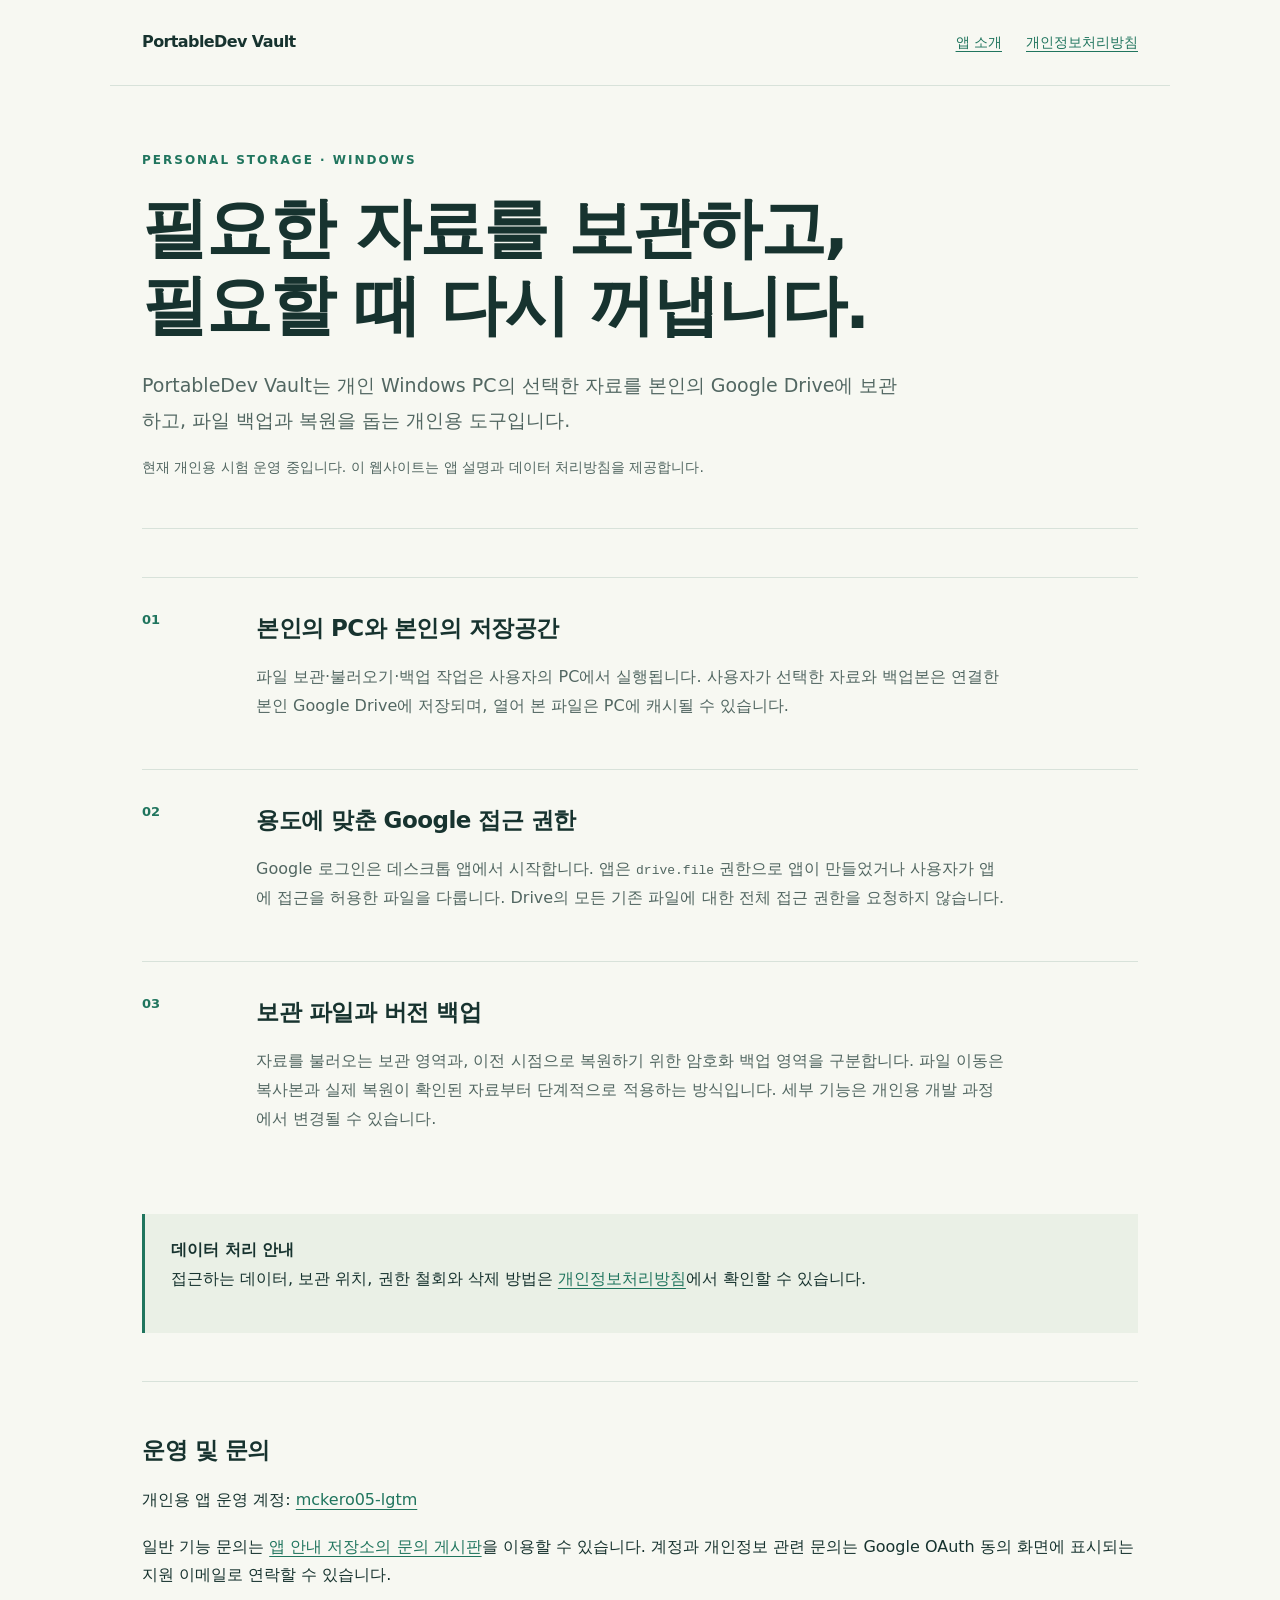
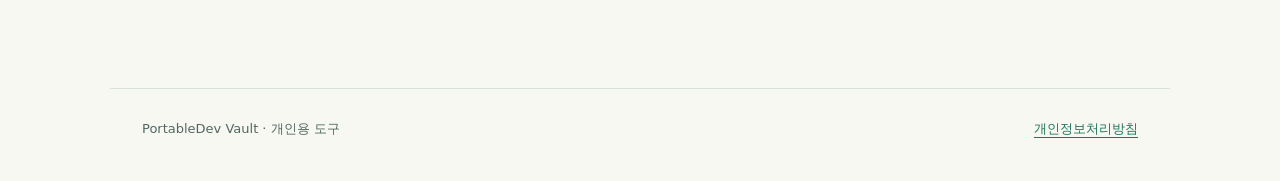
<file: index.html>
<!doctype html>
<html lang="ko"><head><meta charset="utf-8"><meta name="viewport" content="width=device-width,initial-scale=1"><meta name="description" content="PortableDev Vault — 개인 Windows PC와 Google Drive를 연결하는 파일 보관·백업·복원 도구"><title>PortableDev Vault — 개인 파일 보관과 복원</title><link rel="stylesheet" href="/styles.css"></head>
<body><header><a class="brand" href="/">PortableDev Vault</a><nav aria-label="주 메뉴"><a href="/" aria-current="page">앱 소개</a><a href="/privacy.html">개인정보처리방침</a></nav></header>
<main><div class="eyebrow">Personal storage · Windows</div><h1>필요한 자료를 보관하고,<br>필요할 때 다시 꺼냅니다.</h1><p class="lead">PortableDev Vault는 개인 Windows PC의 선택한 자료를 본인의 Google Drive에 보관하고, 파일 백업과 복원을 돕는 개인용 도구입니다.</p><p class="meta">현재 개인용 시험 운영 중입니다. 이 웹사이트는 앱 설명과 데이터 처리방침을 제공합니다.</p><div class="rule"></div>
<div class="row"><div class="number">01</div><div><h2>본인의 PC와 본인의 저장공간</h2><p>파일 보관·불러오기·백업 작업은 사용자의 PC에서 실행됩니다. 사용자가 선택한 자료와 백업본은 연결한 본인 Google Drive에 저장되며, 열어 본 파일은 PC에 캐시될 수 있습니다.</p></div></div>
<div class="row"><div class="number">02</div><div><h2>용도에 맞춘 Google 접근 권한</h2><p>Google 로그인은 데스크톱 앱에서 시작합니다. 앱은 <code>drive.file</code> 권한으로 앱이 만들었거나 사용자가 앱에 접근을 허용한 파일을 다룹니다. Drive의 모든 기존 파일에 대한 전체 접근 권한을 요청하지 않습니다.</p></div></div>
<div class="row"><div class="number">03</div><div><h2>보관 파일과 버전 백업</h2><p>자료를 불러오는 보관 영역과, 이전 시점으로 복원하기 위한 암호화 백업 영역을 구분합니다. 파일 이동은 복사본과 실제 복원이 확인된 자료부터 단계적으로 적용하는 방식입니다. 세부 기능은 개인용 개발 과정에서 변경될 수 있습니다.</p></div></div>
<div class="note"><strong>데이터 처리 안내</strong><p>접근하는 데이터, 보관 위치, 권한 철회와 삭제 방법은 <a href="/privacy.html">개인정보처리방침</a>에서 확인할 수 있습니다.</p></div>
<div class="rule"></div><h2>운영 및 문의</h2><p>개인용 앱 운영 계정: <a href="https://github.com/mckero05-lgtm">mckero05-lgtm</a></p><p>일반 기능 문의는 <a href="https://github.com/mckero05-lgtm/mckero05-lgtm.github.io/issues">앱 안내 저장소의 문의 게시판</a>을 이용할 수 있습니다. 계정과 개인정보 관련 문의는 Google OAuth 동의 화면에 표시되는 지원 이메일로 연락할 수 있습니다.</p>
</main><footer><span>PortableDev Vault · 개인용 도구</span><a href="/privacy.html">개인정보처리방침</a></footer></body></html>
</file>
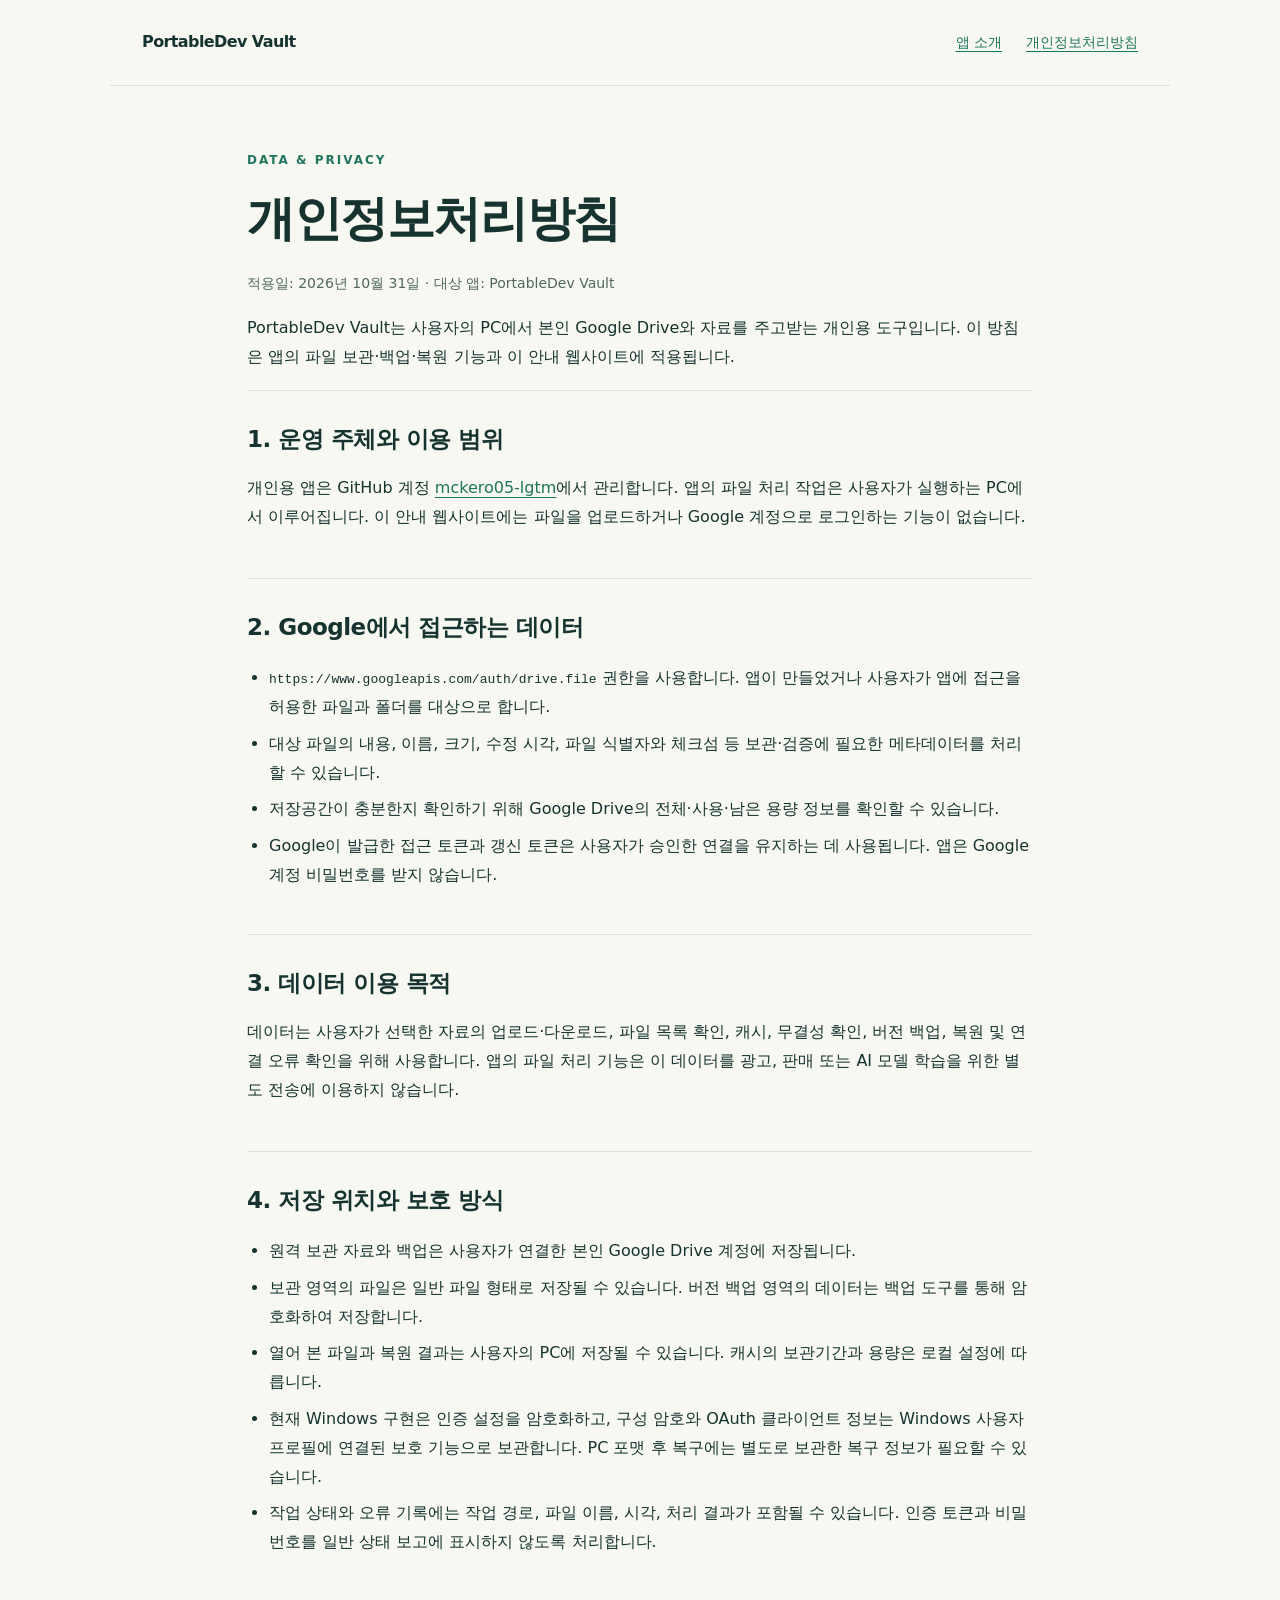
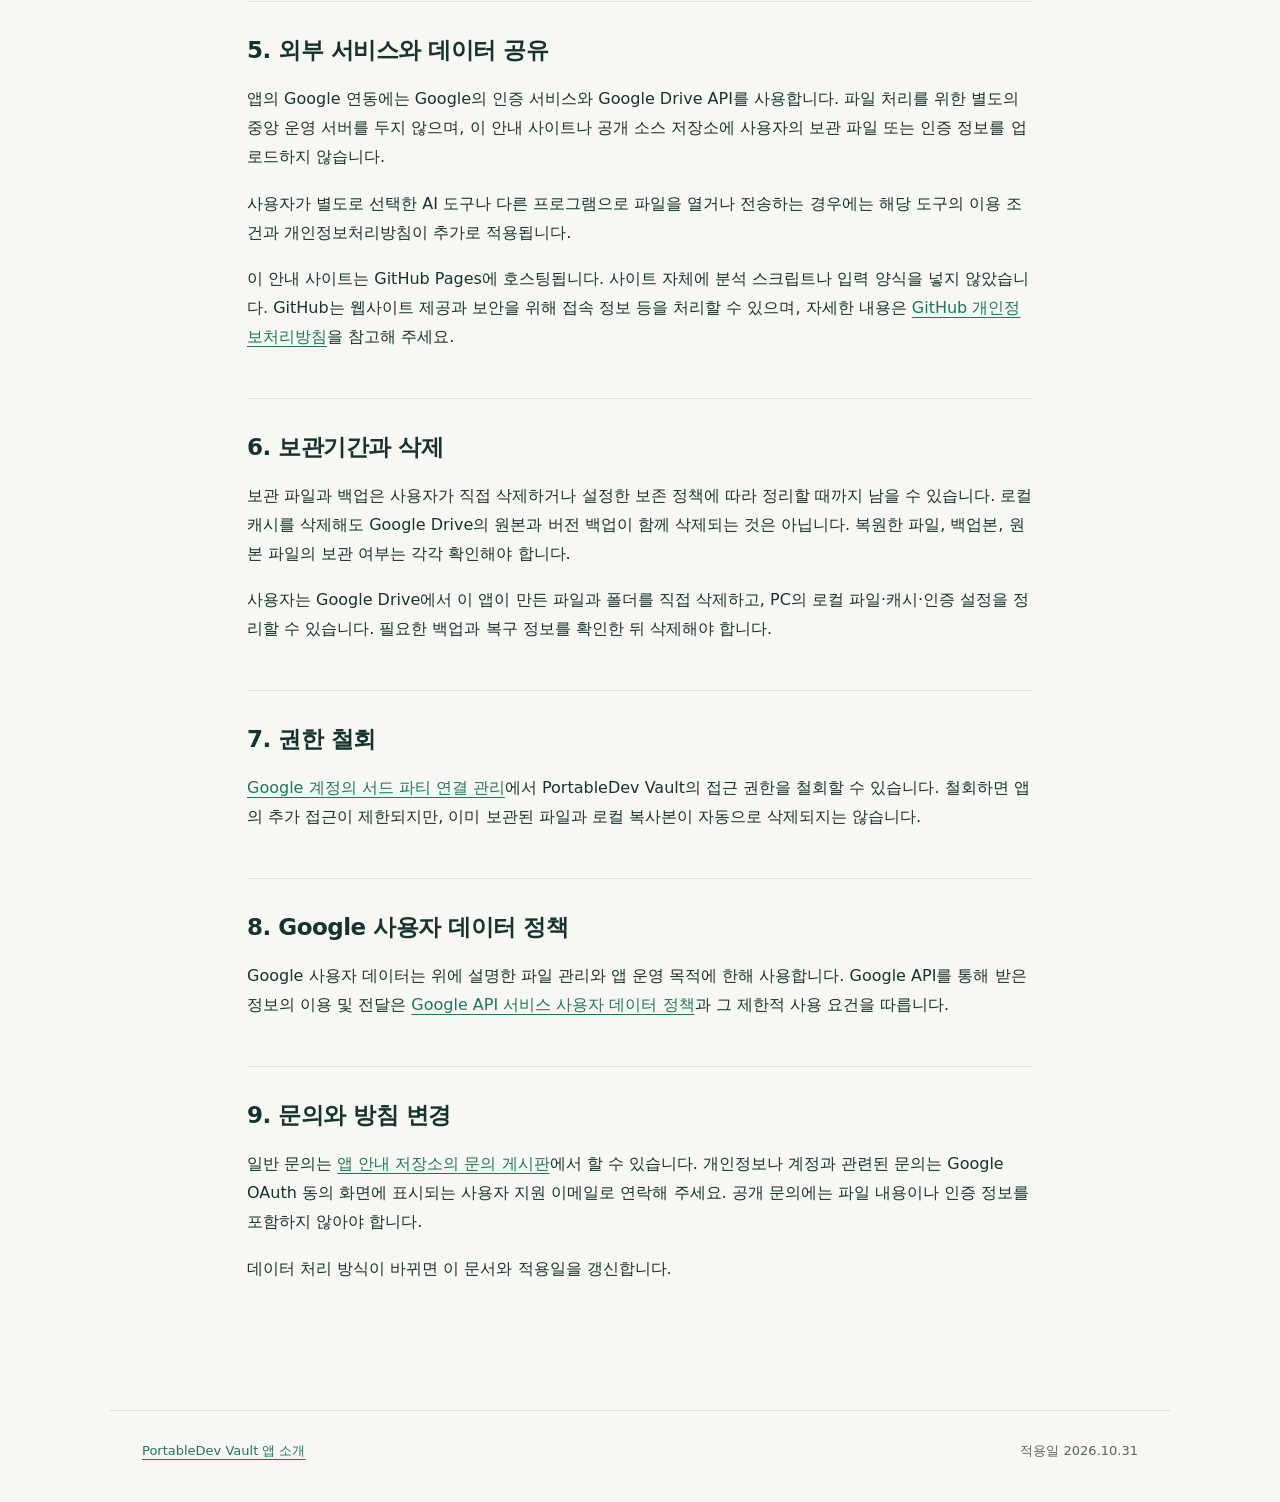
<file: privacy.html>
<!doctype html>
<html lang="ko"><head><meta charset="utf-8"><meta name="viewport" content="width=device-width,initial-scale=1"><meta name="description" content="PortableDev Vault의 Google 사용자 데이터 접근, 이용, 저장, 공유 및 삭제 방침"><title>개인정보처리방침 — PortableDev Vault</title><link rel="stylesheet" href="/styles.css"></head>
<body><header><a class="brand" href="/">PortableDev Vault</a><nav aria-label="주 메뉴"><a href="/">앱 소개</a><a href="/privacy.html" aria-current="page">개인정보처리방침</a></nav></header>
<main class="policy"><div class="eyebrow">Data &amp; privacy</div><h1>개인정보처리방침</h1><p class="meta">적용일: 2026년 10월 31일 · 대상 앱: PortableDev Vault</p><p>PortableDev Vault는 사용자의 PC에서 본인 Google Drive와 자료를 주고받는 개인용 도구입니다. 이 방침은 앱의 파일 보관·백업·복원 기능과 이 안내 웹사이트에 적용됩니다.</p>
<section><h2>1. 운영 주체와 이용 범위</h2><p>개인용 앱은 GitHub 계정 <a href="https://github.com/mckero05-lgtm">mckero05-lgtm</a>에서 관리합니다. 앱의 파일 처리 작업은 사용자가 실행하는 PC에서 이루어집니다. 이 안내 웹사이트에는 파일을 업로드하거나 Google 계정으로 로그인하는 기능이 없습니다.</p></section>
<section><h2>2. Google에서 접근하는 데이터</h2><ul><li><code>https://www.googleapis.com/auth/drive.file</code> 권한을 사용합니다. 앱이 만들었거나 사용자가 앱에 접근을 허용한 파일과 폴더를 대상으로 합니다.</li><li>대상 파일의 내용, 이름, 크기, 수정 시각, 파일 식별자와 체크섬 등 보관·검증에 필요한 메타데이터를 처리할 수 있습니다.</li><li>저장공간이 충분한지 확인하기 위해 Google Drive의 전체·사용·남은 용량 정보를 확인할 수 있습니다.</li><li>Google이 발급한 접근 토큰과 갱신 토큰은 사용자가 승인한 연결을 유지하는 데 사용됩니다. 앱은 Google 계정 비밀번호를 받지 않습니다.</li></ul></section>
<section><h2>3. 데이터 이용 목적</h2><p>데이터는 사용자가 선택한 자료의 업로드·다운로드, 파일 목록 확인, 캐시, 무결성 확인, 버전 백업, 복원 및 연결 오류 확인을 위해 사용합니다. 앱의 파일 처리 기능은 이 데이터를 광고, 판매 또는 AI 모델 학습을 위한 별도 전송에 이용하지 않습니다.</p></section>
<section><h2>4. 저장 위치와 보호 방식</h2><ul><li>원격 보관 자료와 백업은 사용자가 연결한 본인 Google Drive 계정에 저장됩니다.</li><li>보관 영역의 파일은 일반 파일 형태로 저장될 수 있습니다. 버전 백업 영역의 데이터는 백업 도구를 통해 암호화하여 저장합니다.</li><li>열어 본 파일과 복원 결과는 사용자의 PC에 저장될 수 있습니다. 캐시의 보관기간과 용량은 로컬 설정에 따릅니다.</li><li>현재 Windows 구현은 인증 설정을 암호화하고, 구성 암호와 OAuth 클라이언트 정보는 Windows 사용자 프로필에 연결된 보호 기능으로 보관합니다. PC 포맷 후 복구에는 별도로 보관한 복구 정보가 필요할 수 있습니다.</li><li>작업 상태와 오류 기록에는 작업 경로, 파일 이름, 시각, 처리 결과가 포함될 수 있습니다. 인증 토큰과 비밀번호를 일반 상태 보고에 표시하지 않도록 처리합니다.</li></ul></section>
<section><h2>5. 외부 서비스와 데이터 공유</h2><p>앱의 Google 연동에는 Google의 인증 서비스와 Google Drive API를 사용합니다. 파일 처리를 위한 별도의 중앙 운영 서버를 두지 않으며, 이 안내 사이트나 공개 소스 저장소에 사용자의 보관 파일 또는 인증 정보를 업로드하지 않습니다.</p><p>사용자가 별도로 선택한 AI 도구나 다른 프로그램으로 파일을 열거나 전송하는 경우에는 해당 도구의 이용 조건과 개인정보처리방침이 추가로 적용됩니다.</p><p>이 안내 사이트는 GitHub Pages에 호스팅됩니다. 사이트 자체에 분석 스크립트나 입력 양식을 넣지 않았습니다. GitHub는 웹사이트 제공과 보안을 위해 접속 정보 등을 처리할 수 있으며, 자세한 내용은 <a href="https://docs.github.com/en/site-policy/privacy-policies/github-general-privacy-statement">GitHub 개인정보처리방침</a>을 참고해 주세요.</p></section>
<section><h2>6. 보관기간과 삭제</h2><p>보관 파일과 백업은 사용자가 직접 삭제하거나 설정한 보존 정책에 따라 정리할 때까지 남을 수 있습니다. 로컬 캐시를 삭제해도 Google Drive의 원본과 버전 백업이 함께 삭제되는 것은 아닙니다. 복원한 파일, 백업본, 원본 파일의 보관 여부는 각각 확인해야 합니다.</p><p>사용자는 Google Drive에서 이 앱이 만든 파일과 폴더를 직접 삭제하고, PC의 로컬 파일·캐시·인증 설정을 정리할 수 있습니다. 필요한 백업과 복구 정보를 확인한 뒤 삭제해야 합니다.</p></section>
<section><h2>7. 권한 철회</h2><p><a href="https://myaccount.google.com/connections">Google 계정의 서드 파티 연결 관리</a>에서 PortableDev Vault의 접근 권한을 철회할 수 있습니다. 철회하면 앱의 추가 접근이 제한되지만, 이미 보관된 파일과 로컬 복사본이 자동으로 삭제되지는 않습니다.</p></section>
<section><h2>8. Google 사용자 데이터 정책</h2><p>Google 사용자 데이터는 위에 설명한 파일 관리와 앱 운영 목적에 한해 사용합니다. Google API를 통해 받은 정보의 이용 및 전달은 <a href="https://developers.google.com/terms/api-services-user-data-policy">Google API 서비스 사용자 데이터 정책</a>과 그 제한적 사용 요건을 따릅니다.</p></section>
<section><h2>9. 문의와 방침 변경</h2><p>일반 문의는 <a href="https://github.com/mckero05-lgtm/mckero05-lgtm.github.io/issues">앱 안내 저장소의 문의 게시판</a>에서 할 수 있습니다. 개인정보나 계정과 관련된 문의는 Google OAuth 동의 화면에 표시되는 사용자 지원 이메일로 연락해 주세요. 공개 문의에는 파일 내용이나 인증 정보를 포함하지 않아야 합니다.</p><p>데이터 처리 방식이 바뀌면 이 문서와 적용일을 갱신합니다.</p></section>
</main><footer><a href="/">PortableDev Vault 앱 소개</a><span>적용일 2026.10.31</span></footer></body></html>
</file>
<file: styles.css>
:root{color-scheme:light;--ink:#17332f;--muted:#526762;--line:#d8e2da;--paper:#f7f8f2;--accent:#20755e}*{box-sizing:border-box}body{margin:0;background:var(--paper);color:var(--ink);font-family:system-ui,-apple-system,"Malgun Gothic",sans-serif;line-height:1.8}a{color:var(--accent);text-underline-offset:4px}a:hover{color:#104231}header{max-width:1060px;margin:auto;padding:28px 32px;display:flex;justify-content:space-between;align-items:center;gap:24px;border-bottom:1px solid var(--line)}.brand{font-weight:750;color:var(--ink);text-decoration:none;letter-spacing:-.6px}nav{display:flex;gap:24px;font-size:14px}main{max-width:1060px;margin:auto;padding:64px 32px 80px}.eyebrow{font-size:12px;text-transform:uppercase;letter-spacing:2px;color:var(--accent);font-weight:750}h1{font-size:clamp(36px,6vw,66px);line-height:1.16;letter-spacing:-2px;max-width:850px;margin:20px 0 24px}h2{font-size:23px;letter-spacing:-.5px;margin:0 0 14px}p{margin:0 0 18px}.lead{font-size:19px;max-width:760px;color:var(--muted)}.meta{font-size:14px;color:var(--muted)}.rule{height:1px;background:var(--line);margin:48px 0}.row{display:grid;grid-template-columns:90px 1fr;gap:24px;padding:30px 0;border-top:1px solid var(--line)}.number{font-size:13px;color:var(--accent);font-weight:750}.row p{max-width:750px;color:var(--muted)}.note{margin-top:32px;padding:22px 26px;border-left:3px solid var(--accent);background:#eaf0e6}.policy{max-width:850px}.policy h1{font-size:clamp(32px,5vw,48px);letter-spacing:-1.4px}.policy section{padding:28px 0;border-top:1px solid var(--line)}ul{padding-left:22px}li{margin-bottom:8px}footer{max-width:1060px;margin:auto;padding:28px 32px 40px;border-top:1px solid var(--line);display:flex;justify-content:space-between;gap:20px;color:var(--muted);font-size:13px}a:focus-visible{outline:3px solid var(--accent);outline-offset:4px}@media(max-width:600px){header,main,footer{padding-left:22px;padding-right:22px}header{align-items:flex-start;flex-direction:column;gap:12px}main{padding-top:42px}.row{grid-template-columns:35px 1fr;gap:16px}footer{flex-direction:column;gap:8px}}
</file>
